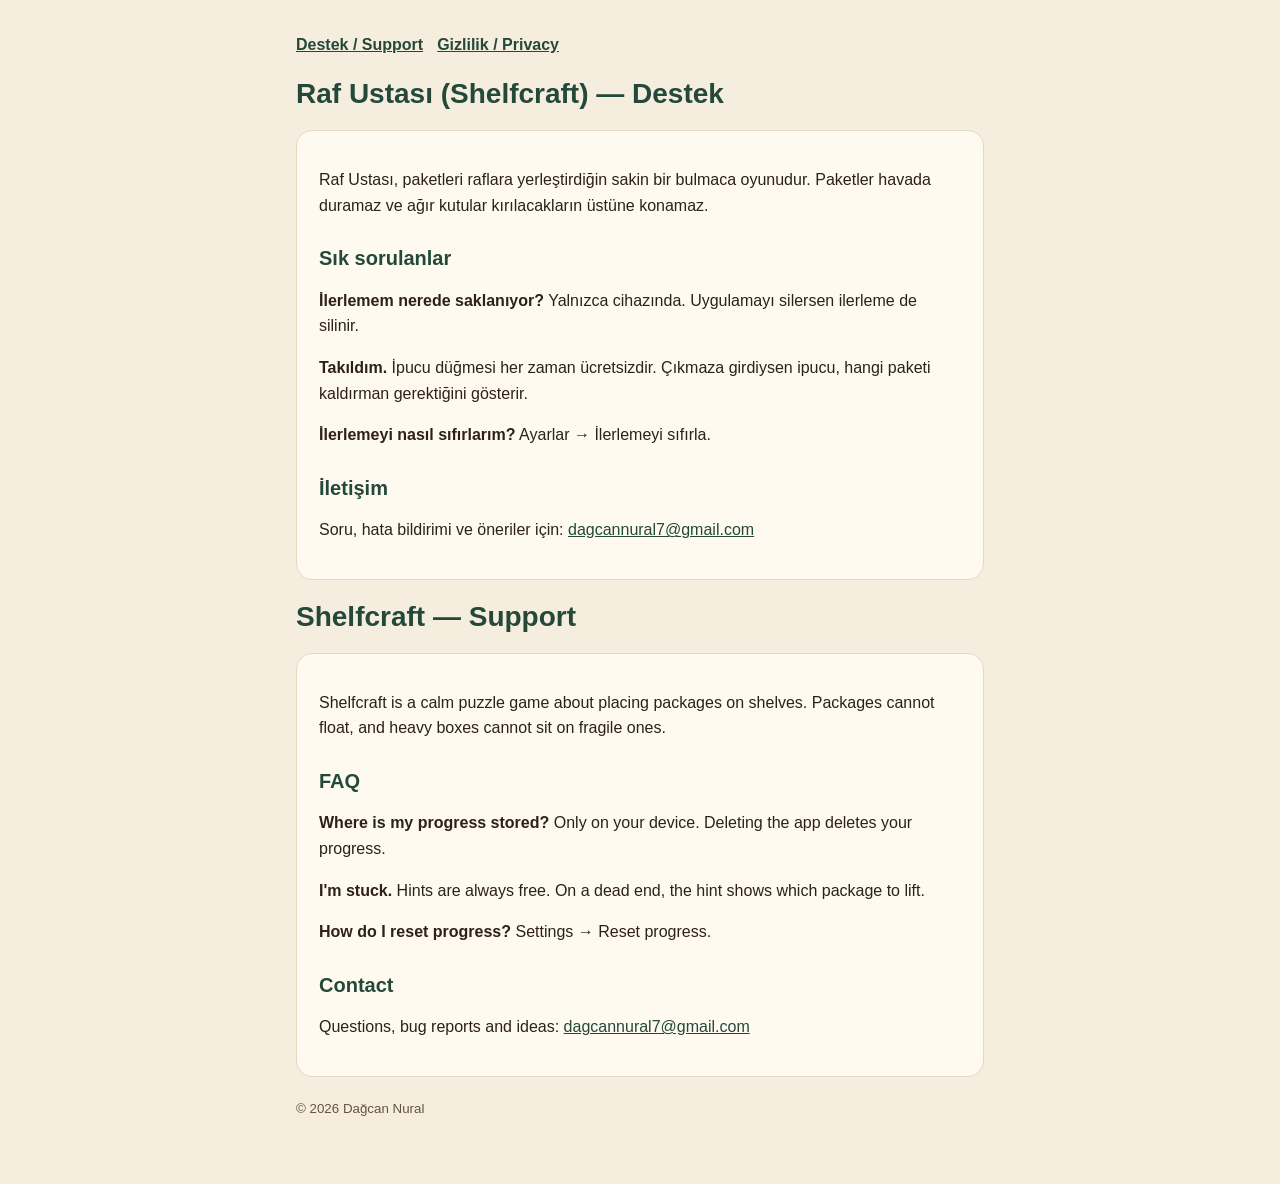
<file: index.html>
<!doctype html>
<html lang="tr"><head><meta charset="utf-8"><meta name="viewport" content="width=device-width,initial-scale=1">
<title>Raf Ustası — Destek</title><link rel="stylesheet" href="style.css"></head>
<body><main>
<nav><a href="index.html">Destek / Support</a><a href="privacy.html">Gizlilik / Privacy</a></nav>
<h1>Raf Ustası (Shelfcraft) — Destek</h1>
<div class="card">
<p>Raf Ustası, paketleri raflara yerleştirdiğin sakin bir bulmaca oyunudur. Paketler havada duramaz ve ağır kutular kırılacakların üstüne konamaz.</p>
<h2>Sık sorulanlar</h2>
<p><b>İlerlemem nerede saklanıyor?</b> Yalnızca cihazında. Uygulamayı silersen ilerleme de silinir.</p>
<p><b>Takıldım.</b> İpucu düğmesi her zaman ücretsizdir. Çıkmaza girdiysen ipucu, hangi paketi kaldırman gerektiğini gösterir.</p>
<p><b>İlerlemeyi nasıl sıfırlarım?</b> Ayarlar → İlerlemeyi sıfırla.</p>
<h2>İletişim</h2>
<p>Soru, hata bildirimi ve öneriler için: <a href="mailto:dagcannural7@gmail.com">dagcannural7@gmail.com</a></p>
</div>
<h1 lang="en">Shelfcraft — Support</h1>
<div class="card" lang="en">
<p>Shelfcraft is a calm puzzle game about placing packages on shelves. Packages cannot float, and heavy boxes cannot sit on fragile ones.</p>
<h2>FAQ</h2>
<p><b>Where is my progress stored?</b> Only on your device. Deleting the app deletes your progress.</p>
<p><b>I'm stuck.</b> Hints are always free. On a dead end, the hint shows which package to lift.</p>
<p><b>How do I reset progress?</b> Settings → Reset progress.</p>
<h2>Contact</h2>
<p>Questions, bug reports and ideas: <a href="mailto:dagcannural7@gmail.com">dagcannural7@gmail.com</a></p>
</div>
<small>© 2026 Dağcan Nural</small>
</main></body></html>
</file>
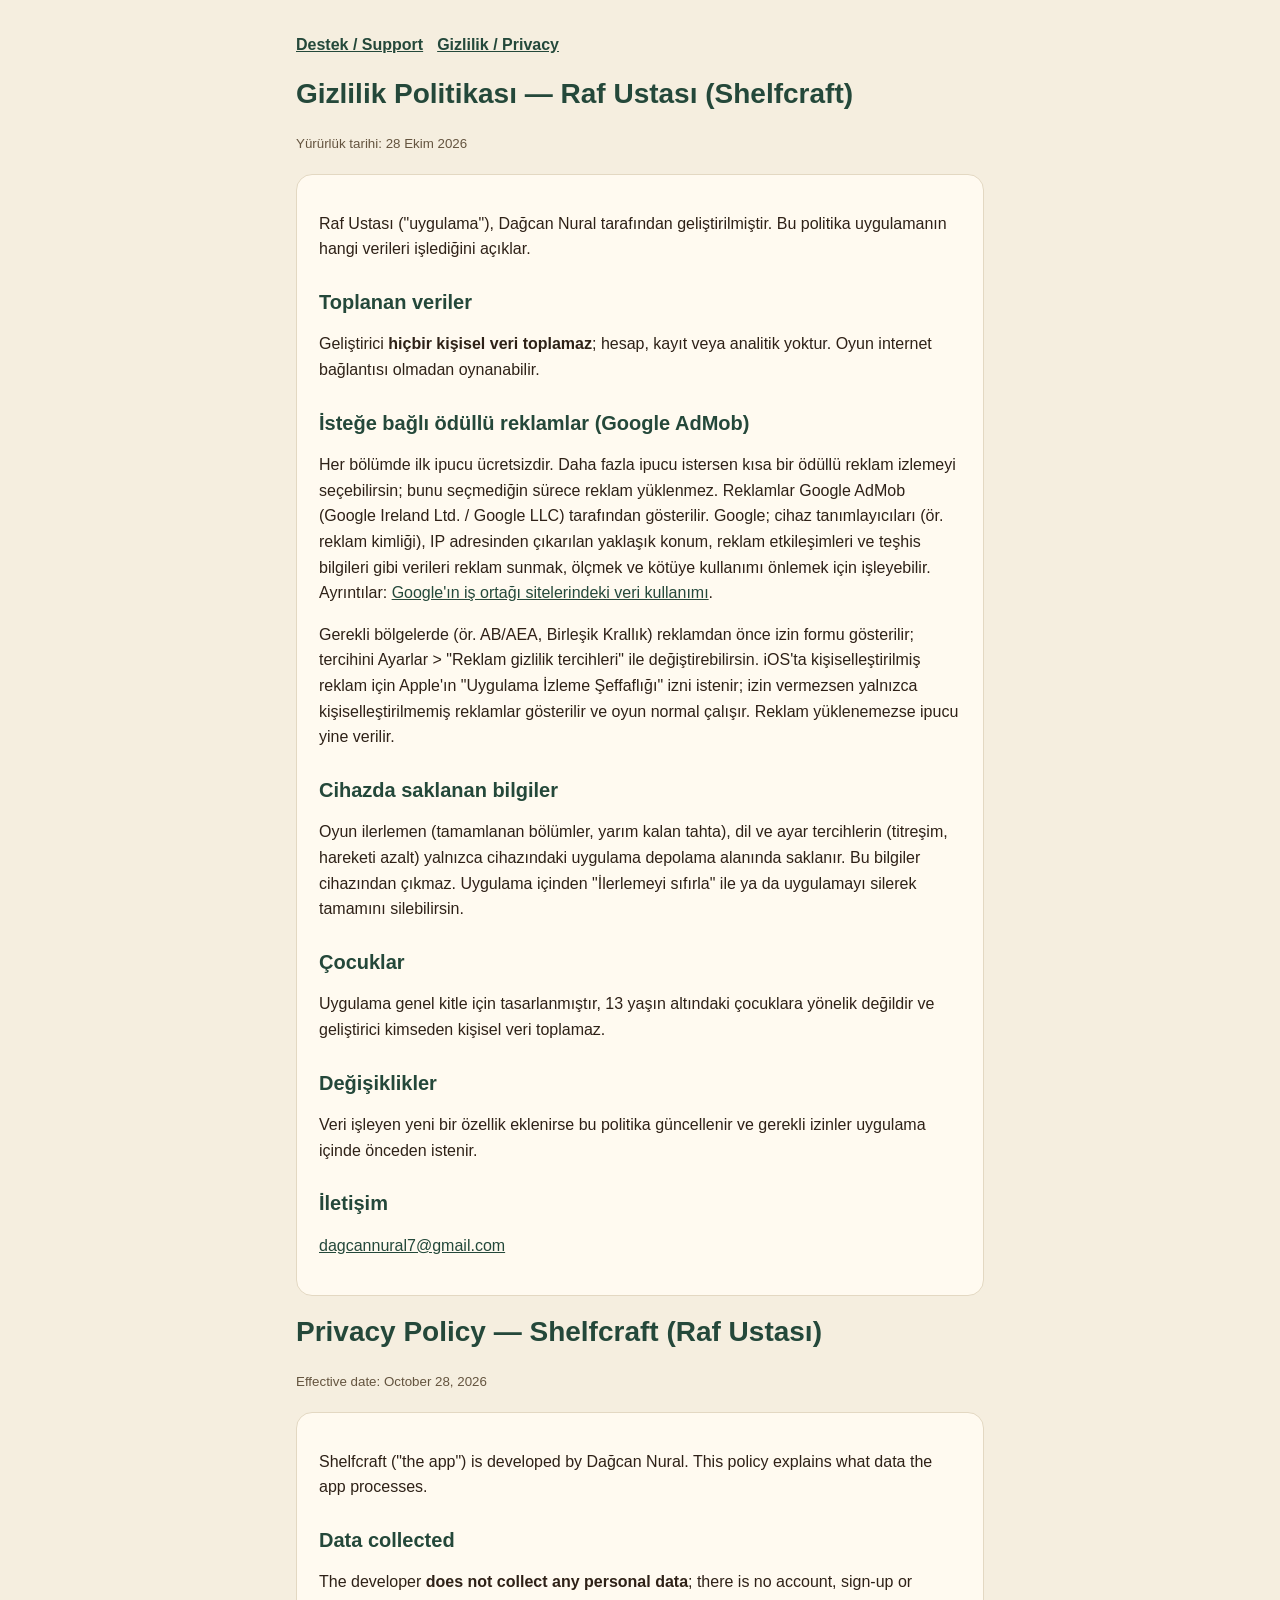
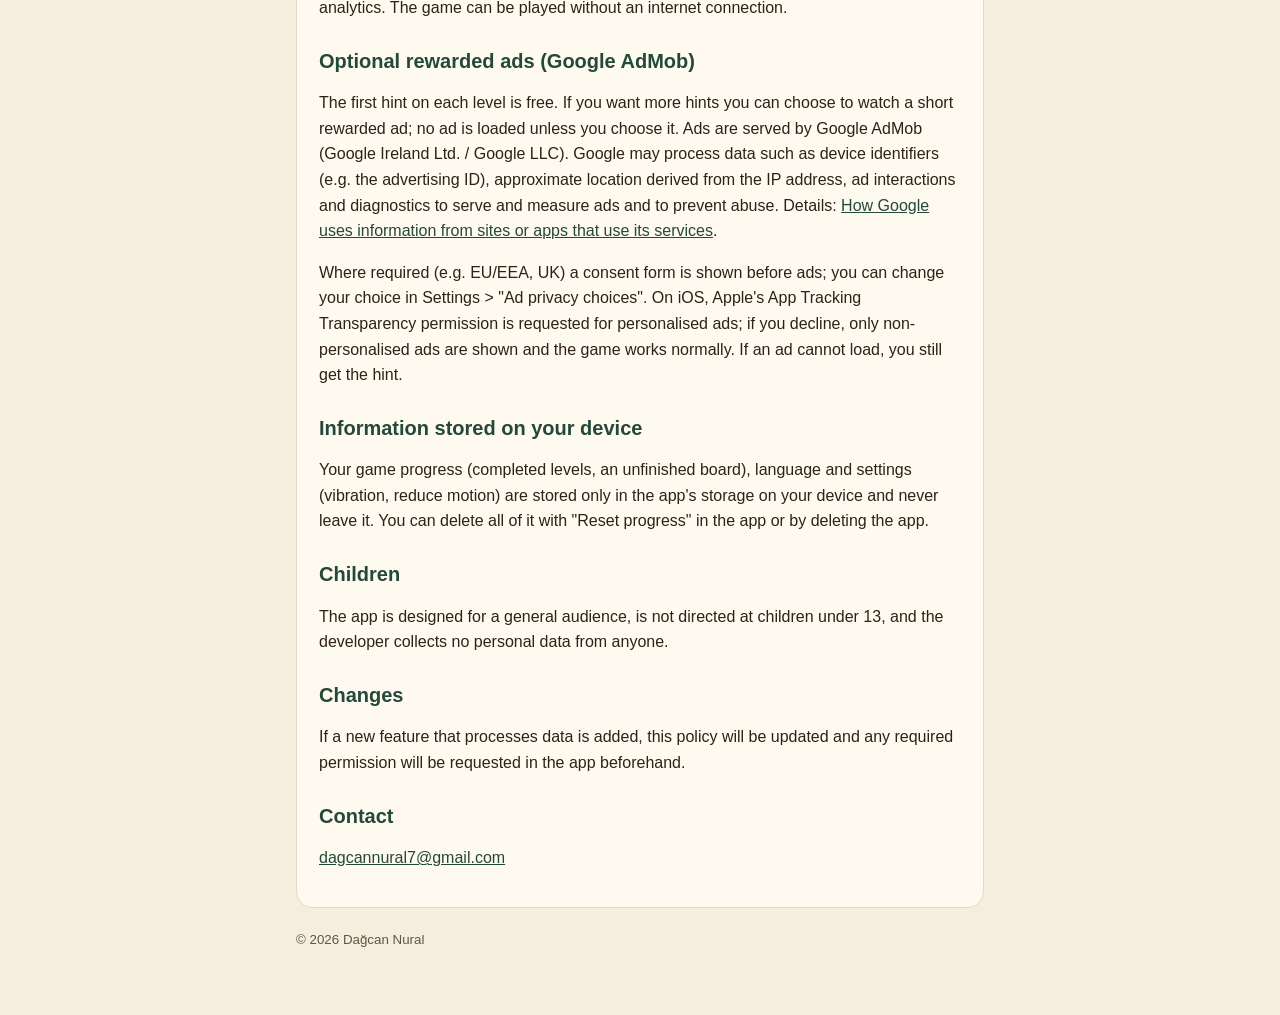
<file: privacy.html>
<!doctype html>
<html lang="tr"><head><meta charset="utf-8"><meta name="viewport" content="width=device-width,initial-scale=1">
<title>Raf Ustası — Gizlilik Politikası</title><link rel="stylesheet" href="style.css"></head>
<body><main>
<nav><a href="index.html">Destek / Support</a><a href="privacy.html">Gizlilik / Privacy</a></nav>
<h1>Gizlilik Politikası — Raf Ustası (Shelfcraft)</h1>
<small>Yürürlük tarihi: 28 Ekim 2026</small>
<div class="card">
<p>Raf Ustası ("uygulama"), Dağcan Nural tarafından geliştirilmiştir. Bu politika uygulamanın hangi verileri işlediğini açıklar.</p>
<h2>Toplanan veriler</h2>
<p>Geliştirici <b>hiçbir kişisel veri toplamaz</b>; hesap, kayıt veya analitik yoktur. Oyun internet bağlantısı olmadan oynanabilir.</p>
<h2>İsteğe bağlı ödüllü reklamlar (Google AdMob)</h2>
<p>Her bölümde ilk ipucu ücretsizdir. Daha fazla ipucu istersen kısa bir ödüllü reklam izlemeyi seçebilirsin; bunu seçmediğin sürece reklam yüklenmez. Reklamlar Google AdMob (Google Ireland Ltd. / Google LLC) tarafından gösterilir. Google; cihaz tanımlayıcıları (ör. reklam kimliği), IP adresinden çıkarılan yaklaşık konum, reklam etkileşimleri ve teşhis bilgileri gibi verileri reklam sunmak, ölçmek ve kötüye kullanımı önlemek için işleyebilir. Ayrıntılar: <a href="https://policies.google.com/technologies/partner-sites">Google'ın iş ortağı sitelerindeki veri kullanımı</a>.</p>
<p>Gerekli bölgelerde (ör. AB/AEA, Birleşik Krallık) reklamdan önce izin formu gösterilir; tercihini Ayarlar &gt; "Reklam gizlilik tercihleri" ile değiştirebilirsin. iOS'ta kişiselleştirilmiş reklam için Apple'ın "Uygulama İzleme Şeffaflığı" izni istenir; izin vermezsen yalnızca kişiselleştirilmemiş reklamlar gösterilir ve oyun normal çalışır. Reklam yüklenemezse ipucu yine verilir.</p>
<h2>Cihazda saklanan bilgiler</h2>
<p>Oyun ilerlemen (tamamlanan bölümler, yarım kalan tahta), dil ve ayar tercihlerin (titreşim, hareketi azalt) yalnızca cihazındaki uygulama depolama alanında saklanır. Bu bilgiler cihazından çıkmaz. Uygulama içinden "İlerlemeyi sıfırla" ile ya da uygulamayı silerek tamamını silebilirsin.</p>
<h2>Çocuklar</h2>
<p>Uygulama genel kitle için tasarlanmıştır, 13 yaşın altındaki çocuklara yönelik değildir ve geliştirici kimseden kişisel veri toplamaz.</p>
<h2>Değişiklikler</h2>
<p>Veri işleyen yeni bir özellik eklenirse bu politika güncellenir ve gerekli izinler uygulama içinde önceden istenir.</p>
<h2>İletişim</h2>
<p><a href="mailto:dagcannural7@gmail.com">dagcannural7@gmail.com</a></p>
</div>
<h1 lang="en">Privacy Policy — Shelfcraft (Raf Ustası)</h1>
<small>Effective date: October 28, 2026</small>
<div class="card" lang="en">
<p>Shelfcraft ("the app") is developed by Dağcan Nural. This policy explains what data the app processes.</p>
<h2>Data collected</h2>
<p>The developer <b>does not collect any personal data</b>; there is no account, sign-up or analytics. The game can be played without an internet connection.</p>
<h2>Optional rewarded ads (Google AdMob)</h2>
<p>The first hint on each level is free. If you want more hints you can choose to watch a short rewarded ad; no ad is loaded unless you choose it. Ads are served by Google AdMob (Google Ireland Ltd. / Google LLC). Google may process data such as device identifiers (e.g. the advertising ID), approximate location derived from the IP address, ad interactions and diagnostics to serve and measure ads and to prevent abuse. Details: <a href="https://policies.google.com/technologies/partner-sites">How Google uses information from sites or apps that use its services</a>.</p>
<p>Where required (e.g. EU/EEA, UK) a consent form is shown before ads; you can change your choice in Settings &gt; "Ad privacy choices". On iOS, Apple's App Tracking Transparency permission is requested for personalised ads; if you decline, only non-personalised ads are shown and the game works normally. If an ad cannot load, you still get the hint.</p>
<h2>Information stored on your device</h2>
<p>Your game progress (completed levels, an unfinished board), language and settings (vibration, reduce motion) are stored only in the app's storage on your device and never leave it. You can delete all of it with "Reset progress" in the app or by deleting the app.</p>
<h2>Children</h2>
<p>The app is designed for a general audience, is not directed at children under 13, and the developer collects no personal data from anyone.</p>
<h2>Changes</h2>
<p>If a new feature that processes data is added, this policy will be updated and any required permission will be requested in the app beforehand.</p>
<h2>Contact</h2>
<p><a href="mailto:dagcannural7@gmail.com">dagcannural7@gmail.com</a></p>
</div>
<small>© 2026 Dağcan Nural</small>
</main></body></html>
</file>
<file: style.css>
:root{--bg:#F5EEDF;--surface:#FFFAF0;--ink:#2E2117;--heading:#24483A;--muted:#64543F;--line:#E3D8C2}
@media (prefers-color-scheme: dark){:root{--bg:#1d1814;--surface:#27211b;--ink:#f1e7d6;--heading:#b9d6c4;--muted:#c9b99f;--line:#3a3128}}
*{box-sizing:border-box}body{margin:0;background:var(--bg);color:var(--ink);font:16px/1.6 -apple-system,BlinkMacSystemFont,"Segoe UI",Roboto,sans-serif}
main{max-width:720px;margin:0 auto;padding:32px 16px 64px}h1,h2{color:var(--heading);line-height:1.25}h1{font-size:28px}h2{font-size:20px;margin-top:28px}
.card{background:var(--surface);border:1px solid var(--line);border-radius:16px;padding:20px 22px;margin:18px 0}nav a{color:var(--heading);margin-right:14px;font-weight:600}
a{color:var(--heading)}small{color:var(--muted)}
</file>
